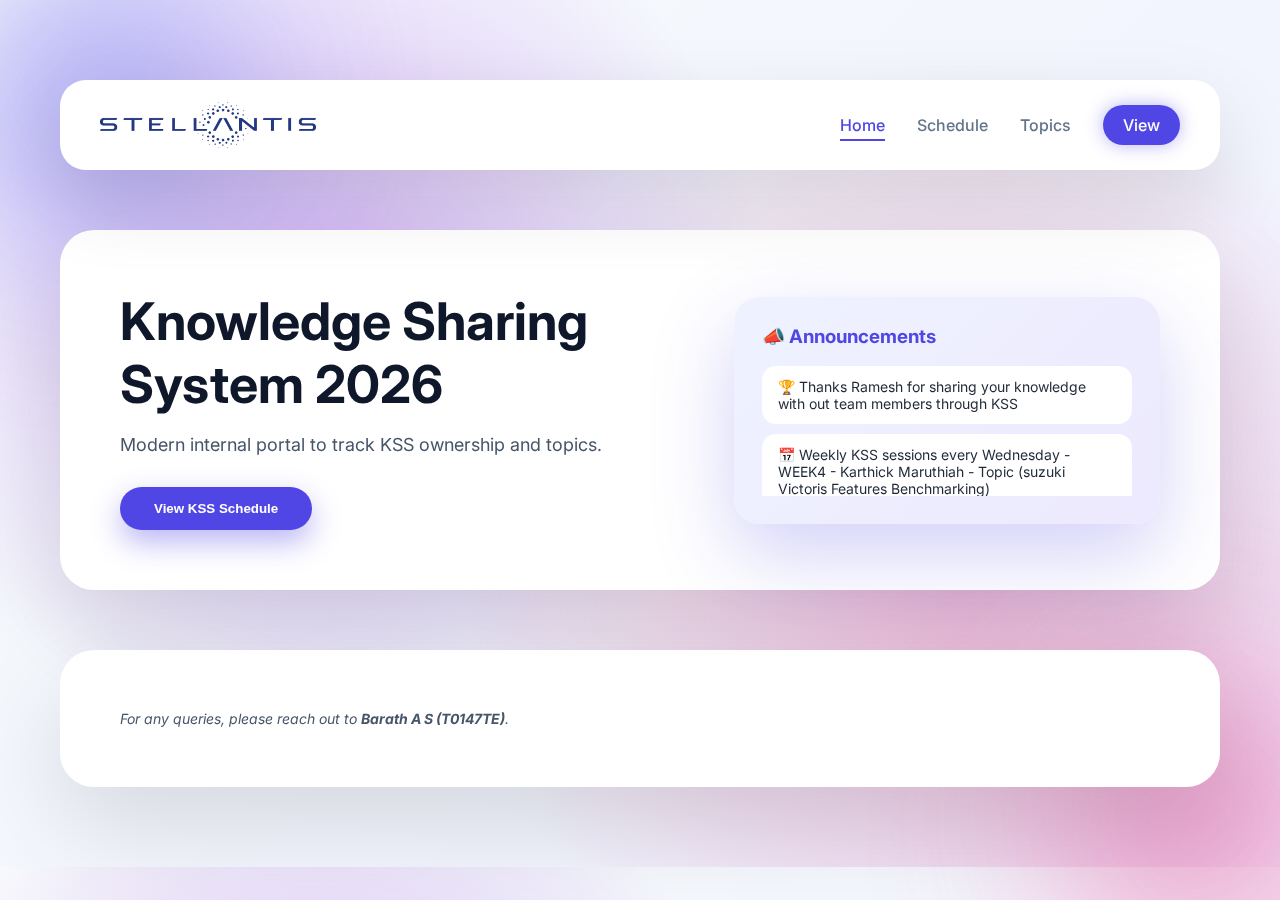
<file: index.html>
<!DOCTYPE html>
<html lang="en">
<head>
<meta charset="UTF-8">
<meta name="viewport" content="width=device-width, initial-scale=1.0">
<title>KSS 2026 | Knowledge Sharing System</title>

<link href="https://fonts.googleapis.com/css2?family=Inter:wght@400;500;600;700&display=swap" rel="stylesheet">

<style>
html { scroll-behavior: smooth; }
* { box-sizing: border-box; margin: 0; padding: 0; }

body {
  font-family: 'Inter', sans-serif;
  background:
    radial-gradient(circle at 25% 35%, #9333ea55, transparent 40%),
    radial-gradient(circle at 75% 65%, #ec489955, transparent 45%),
    linear-gradient(135deg, #f8fafc, #eef2ff);
  overflow-x: hidden;
}

/* BACKGROUND BLOBS */
.bg-blob {
  position: fixed;
  width: 520px;
  height: 520px;
  border-radius: 50%;
  filter: blur(80px);
  opacity: 0.6;
  z-index: -1;
}
.blob-1 {
  background: radial-gradient(circle, #6366f1, transparent 60%);
  top: -160px;
  left: -160px;
}
.blob-2 {
  background: radial-gradient(circle, #ec4899, transparent 60%);
  bottom: -180px;
  right: -180px;
}

/* CONTAINER */
.container {
  max-width: 1200px;
  margin: 60px auto;
  padding: 20px;
}

/* HEADER */
.header {
  background: white;
  border-radius: 26px;
  padding: 22px 40px;
  display: flex;
  justify-content: space-between;
  align-items: center;
  box-shadow: 0 30px 80px rgba(0,0,0,0.12);
  margin-bottom: 60px;
  position: relative;
  z-index: 5;
}

.logo {
  height: 46px;
}

.nav a {
  margin-left: 28px;
  text-decoration: none;
  color: #64748b;
  font-weight: 500;
}

.nav a.active {
  color: #4f46e5;
  border-bottom: 2px solid #4f46e5;
  padding-bottom: 4px;
}

.nav .cta {
  background:#4f46e5;
  color:white;
  padding:10px 20px;
  border-radius:22px;
  box-shadow: 0 0 18px rgba(79,70,229,.4);
}

/* CARD */
.card {
  background: white;
  border-radius: 34px;
  padding: 60px;
  box-shadow: 0 40px 100px rgba(0,0,0,0.12);
}

/* HERO */
.hero {
  display:grid;
  grid-template-columns: 1.3fr 1fr;
  gap: 60px;
  align-items: center;
}

.hero h1 {
  font-size: 52px;
  color:#0f172a;
}

.hero p {
  margin-top: 18px;
  font-size: 18px;
  color:#475569;
}

.hero button {
  margin-top: 32px;
  background:#4f46e5;
  color:white;
  border:none;
  padding:14px 34px;
  border-radius:999px;
  font-weight:600;
  cursor:pointer;
  box-shadow: 0 12px 30px rgba(79,70,229,.4);
}

/* ANNOUNCEMENTS */
.announcement-box {
  background: linear-gradient(135deg,#eef2ff,#ede9fe);
  border-radius: 26px;
  padding: 28px;
  box-shadow: 0 30px 80px rgba(79,70,229,.25);
}

.announcement-box h3 {
  color:#4f46e5;
  margin-bottom: 18px;
}

.announcement-scroll {
  height: 130px;
  overflow: hidden;
}

.announcement-scroll ul {
  list-style: none;
  animation: scrollUp 10s linear infinite;
}

.announcement-scroll li {
  background:white;
  padding:12px 16px;
  border-radius:14px;
  margin-bottom:10px;
  font-size:14px;
  color:#1f2937;
}

@keyframes scrollUp {
  0%   { transform: translateY(0); }
  100% { transform: translateY(-100%); }
}

/* RESPONSIVE */
@media(max-width:900px){
  .hero {
    grid-template-columns:1fr;
  }
  .announcement-box {
    margin-top:40px;
  }
}
</style>
</head>

<body>

<!-- BACKGROUND -->
<div class="bg-blob blob-1"></div>
<div class="bg-blob blob-2"></div>

<div class="container">

<!-- HEADER -->
<div class="header">
  <img src="stellantis.png" alt="Stellantis Logo" class="logo">

  <div class="nav">
    <a href="index.html" class="active">Home</a>
    <a href="schedule.html">Schedule</a>
    <a href="topics.html">Topics</a>
    <a href="view.html" class="cta">View</a>
  </div>
</div>

<!-- HERO -->
<div class="card">
  <div class="hero">

    <!-- LEFT -->
    <div>
      <h1>Knowledge Sharing<br>System 2026</h1>
      <p>Modern internal portal to track KSS ownership and topics.</p>
      <button onclick="location.href='schedule.html'">View KSS Schedule</button>
    </div>

    <!-- RIGHT -->
    <div class="announcement-box">
      <h3>📣 Announcements</h3>
      <div class="announcement-scroll">
        <ul>
          <li>🏆 Thanks Ramesh for sharing your knowledge with out team members through KSS </li>
          <li>📅 Weekly KSS sessions every Wednesday - WEEK4 - Karthick Maruthiah - Topic (suzuki Victoris Features Benchmarking)</li>
          <li>🧩 Team members should follow the Plan as per schedule</li>
        </ul>
      </div>
    </div>

  </div>
</div>
<div class="card" style="margin-top:60px;">
  <p style="font-size:14px;color:#475569;font-style:italic;">
                      For any queries, please reach out to <strong>Barath A S (T0147TE)</strong>.
  </p>
</div>
</div>

</body>
</html>
</file>
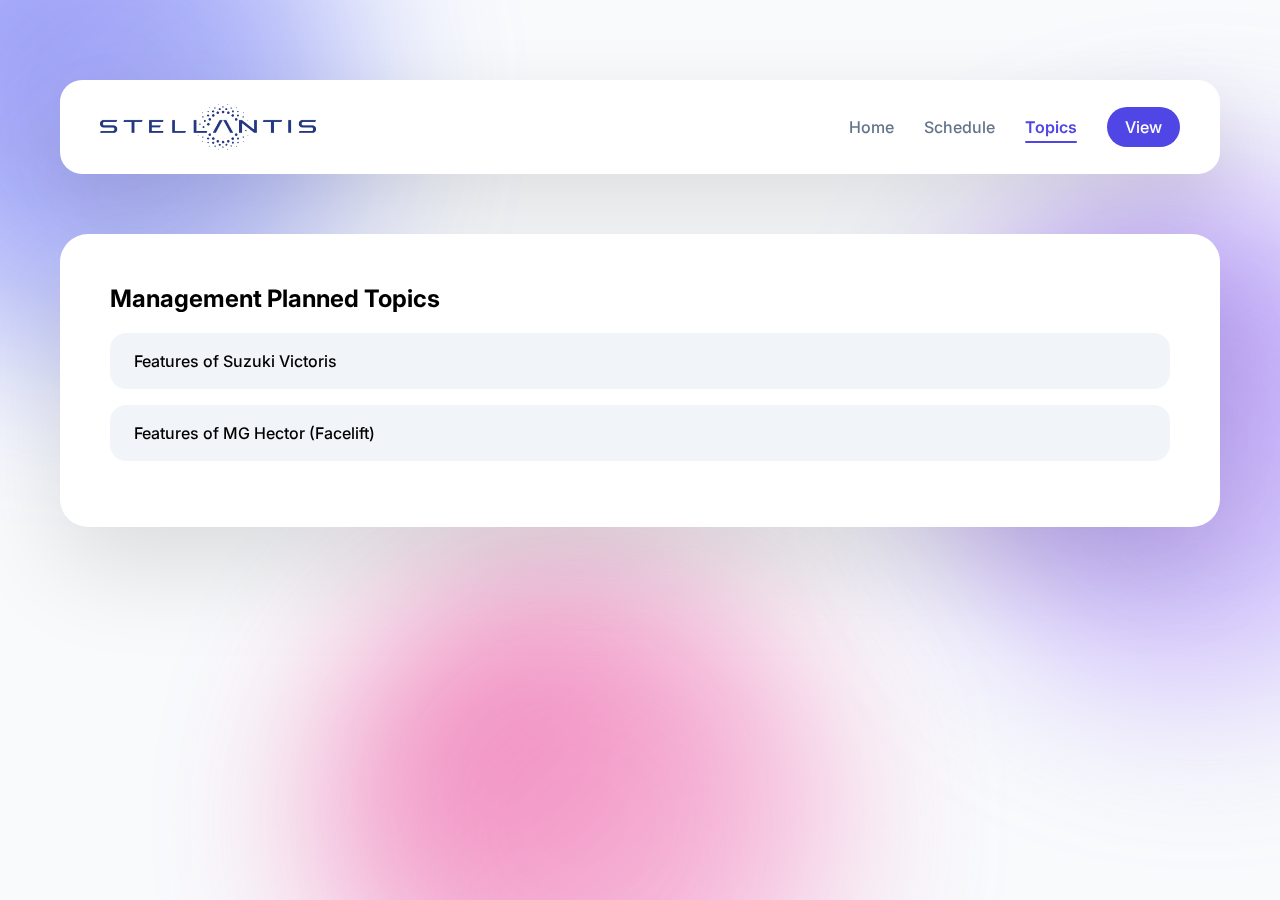
<file: management.html>
<!DOCTYPE html>
<html lang="en">
<head>
<meta charset="UTF-8">
<meta name="viewport" content="width=device-width, initial-scale=1.0">
<title>KSS Topics</title>
<link href="https://fonts.googleapis.com/css2?family=Inter:wght@400;500;600;700&display=swap" rel="stylesheet">
<link rel="stylesheet" href="styles.css">
</head>
<body>

<div class="bg-blob blob-1"></div>
<div class="bg-blob blob-2"></div>
<div class="bg-blob blob-3"></div>

<div class="container">

<div class="header">
  <img src="stellantis.png">
  <div class="nav">
    <a href="index.html">Home</a>
    <a href="schedule.html">Schedule</a>
    <a href="management.html" class="active">Topics</a>
    <a href="notes.html" class="cta">View</a>
  </div>
</div>

<div class="card">
<h2>Management Planned Topics</h2><br>
<div class="topic">Features of Suzuki Victoris</div>
<div class="topic">Features of MG Hector (Facelift)</div>
</div>

</div>
</body>
</html>
</file>
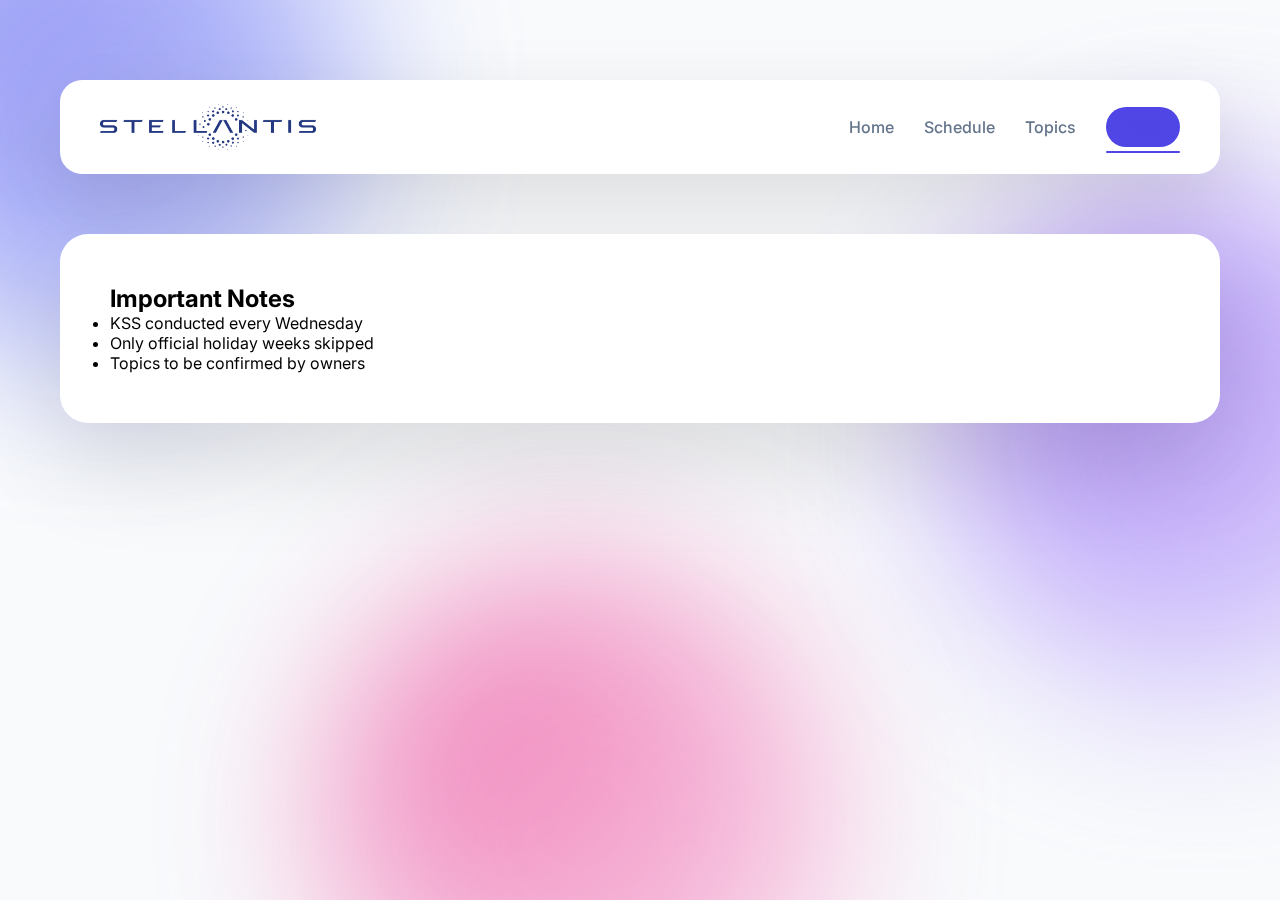
<file: notes.html>
<!DOCTYPE html>
<html lang="en">
<head>
<meta charset="UTF-8">
<meta name="viewport" content="width=device-width, initial-scale=1.0">
<title>KSS Notes</title>
<link href="https://fonts.googleapis.com/css2?family=Inter:wght@400;500;600;700&display=swap" rel="stylesheet">
<link rel="stylesheet" href="styles.css">
</head>
<body>

<div class="bg-blob blob-1"></div>
<div class="bg-blob blob-2"></div>
<div class="bg-blob blob-3"></div>

<div class="container">

<div class="header">
  <img src="stellantis.png">
  <div class="nav">
    <a href="index.html">Home</a>
    <a href="schedule.html">Schedule</a>
    <a href="management.html">Topics</a>
    <a href="notes.html" class="cta active">View</a>
  </div>
</div>

<div class="card">
<h2>Important Notes</h2>
<ul>
<li>KSS conducted every Wednesday</li>
<li>Only official holiday weeks skipped</li>
<li>Topics to be confirmed by owners</li>
</ul>
</div>

</div>
</body>
</html>
</file>
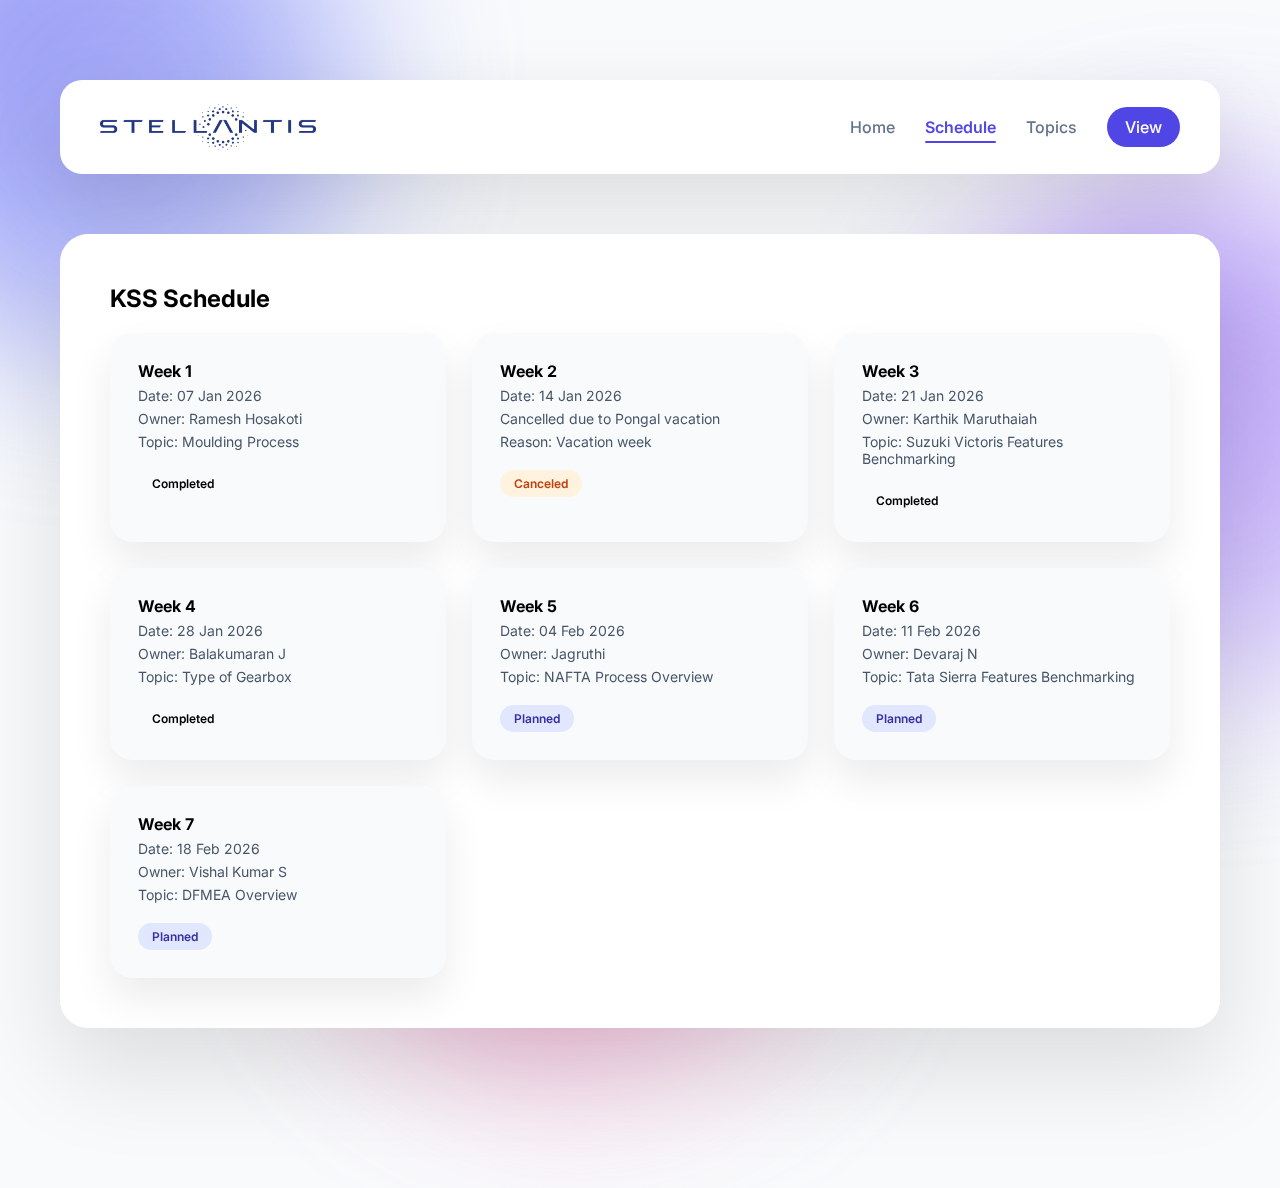
<file: schedule.html>
<!DOCTYPE html>
<html lang="en">
<head>
<meta charset="UTF-8">
<meta name="viewport" content="width=device-width, initial-scale=1.0">
<title>KSS Schedule</title>
<link href="https://fonts.googleapis.com/css2?family=Inter:wght@400;500;600;700&display=swap" rel="stylesheet">
<link rel="stylesheet" href="styles.css">
</head>
<body>

<div class="bg-blob blob-1"></div>
<div class="bg-blob blob-2"></div>
<div class="bg-blob blob-3"></div>

<div class="container">

<div class="header">
  <img src="stellantis.png">
  <div class="nav">
    <a href="index.html">Home</a>
    <a href="schedule.html" class="active">Schedule</a>
    <a href="management.html">Topics</a>
    <a href="notes.html" class="cta">View</a>
  </div>
</div>

<div class="card">
<h2>KSS Schedule</h2><br>
<div class="schedule-grid">
  <div class="schedule-card"><h4>Week 1</h4><p>Date: 07 Jan 2026</p><p>Owner: Ramesh Hosakoti</p><p>Topic: Moulding Process</p><span class="badge completed">Completed</span></div>
  <div class="schedule-card"><h4>Week 2</h4><p>Date: 14 Jan 2026</p><p>Cancelled due to Pongal vacation</p><p>Reason: Vacation week</p><span class="badge tentative">Canceled</span></div>
  <div class="schedule-card"><h4>Week 3</h4><p>Date: 21 Jan 2026</p><p>Owner: Karthik Maruthaiah</p><p>Topic: Suzuki Victoris Features Benchmarking</p><span class="badge completed">Completed</span></div>
  <div class="schedule-card"><h4>Week 4</h4><p>Date: 28 Jan 2026</p><p>Owner: Balakumaran J</p><p>Topic: Type of Gearbox</p><span class="badge completed">Completed</span></div>
  <div class="schedule-card"><h4>Week 5</h4><p>Date: 04 Feb 2026</p><p>Owner: Jagruthi</p><p>Topic: NAFTA Process Overview</p><span class="badge planned">Planned</span></div>
  <div class="schedule-card"><h4>Week 6</h4><p>Date: 11 Feb 2026</p><p>Owner: Devaraj N</p><p>Topic: Tata Sierra Features Benchmarking</p><span class="badge planned">Planned</span></div>
  <div class="schedule-card"><h4>Week 7</h4><p>Date: 18 Feb 2026</p><p>Owner: Vishal Kumar S</p><p>Topic: DFMEA Overview</p><span class="badge planned">Planned</span></div>
</div>
</div>

</div>
</body>
</html>
</file>
<file: styles.css>
html { scroll-behavior: smooth; }
* { box-sizing: border-box; margin: 0; padding: 0; }

body {
  font-family: 'Inter', sans-serif;
  background: #f8fafc;
  overflow-x: hidden;
}

/* ===== BACKGROUND BLOBS ===== */
.bg-blob {
  position: fixed;
  width: 520px;
  height: 520px;
  border-radius: 50%;
  filter: blur(80px);
  opacity: 0.65;
  z-index: -1;
}

.blob-1 {
  background: radial-gradient(circle at 30% 30%, #6366f1, #a5b4fc);
  top: -160px;
  left: -160px;
  animation: blobMove1 20s ease-in-out infinite;
}
.blob-2 {
  background: radial-gradient(circle at 30% 30%, #ec4899, #fbcfe8);
  bottom: -180px;
  left: 25%;
  animation: blobMove2 24s ease-in-out infinite;
}
.blob-3 {
  background: radial-gradient(circle at 30% 30%, #8b5cf6, #ddd6fe);
  top: 20%;
  right: -180px;
  animation: blobMove3 22s ease-in-out infinite;
}

@keyframes blobMove1 { 50% { transform: translate(80px,40px) scale(1.15); } }
@keyframes blobMove2 { 50% { transform: translate(-60px,-80px) scale(1.12); } }
@keyframes blobMove3 { 50% { transform: translate(-90px,60px) scale(1.18); } }

/* ===== LAYOUT ===== */
.container {
  max-width: 1200px;
  margin: 60px auto;
  padding: 20px;
}

.header {
  background: white;
  border-radius: 22px;
  padding: 24px 40px;
  display: flex;
  justify-content: space-between;
  align-items: center;
  box-shadow: 0 30px 80px rgba(0,0,0,0.12);
  margin-bottom: 60px;
}
.header img { height: 46px; }

.nav a {
  margin-left: 26px;
  text-decoration: none;
  color: #64748b;
  font-weight: 500;
  position: relative;
}

/* ===== ACTIVE NAV ===== */
.nav a.active {
  color: #4f46e5;
  font-weight: 600;
}

.nav a.active::after {
  content: "";
  position: absolute;
  left: 0;
  bottom: -6px;
  width: 100%;
  height: 2px;
  background: #4f46e5;
  border-radius: 2px;
}

.nav .cta {
  background:#4f46e5;
  color:white;
  padding:10px 18px;
  border-radius:20px;
}

/* ===== CARD ===== */
.card {
  background: white;
  border-radius: 28px;
  padding: 50px;
  box-shadow: 0 40px 100px rgba(0,0,0,0.12);
  margin-bottom: 80px;
}

/* ===== HERO ===== */
.hero {
  display:grid;
  grid-template-columns:1fr 1fr;
  gap:50px;
  align-items:center;
}
.hero h1 { font-size:48px; color:#0f172a; }
.hero p { margin-top:20px; font-size:18px; color:#475569; line-height:1.6; }
.hero button {
  margin-top:30px;
  background:#4f46e5;
  color:white;
  border:none;
  padding:14px 32px;
  border-radius:30px;
}
.hero img {
  max-width:420px;
  animation: heroFloat 6s ease-in-out infinite;
}
@keyframes heroFloat { 50% { transform: translateY(-16px); } }

/* ===== SCHEDULE ===== */
.schedule-grid {
  display:grid;
  grid-template-columns:repeat(auto-fit,minmax(280px,1fr));
  gap:26px;
}
.schedule-card {
  background:#f8fafc;
  padding:28px;
  border-radius:22px;
  box-shadow:0 20px 40px rgba(0,0,0,0.08);
}
.schedule-card p { font-size:14px; margin:6px 0; color:#475569; }

.badge {
  display:inline-block;
  margin-top:14px;
  padding:6px 14px;
  border-radius:20px;
  font-size:12px;
  font-weight:600;
}
.planned { background:#e0e7ff; color:#3730a3; }
.tentative { background:#fff3e0; color:#c2410c; }

/* ===== TOPICS ===== */
.topic {
  background:#f1f5f9;
  padding:18px 24px;
  border-radius:16px;
  margin-bottom:16px;
  font-weight:500;
}

.reach-out {
  margin-top: 16px;
  font-size: 14px;
  color: #475569;
  font-style: italic;
}

.kss-title {
  display: flex;
  align-items: center;
  gap: 16px;
}

.my-logo {
  height: 42px;
  max-width: 84px;
  object-fit: contain;
  display: block;
}
</file>
